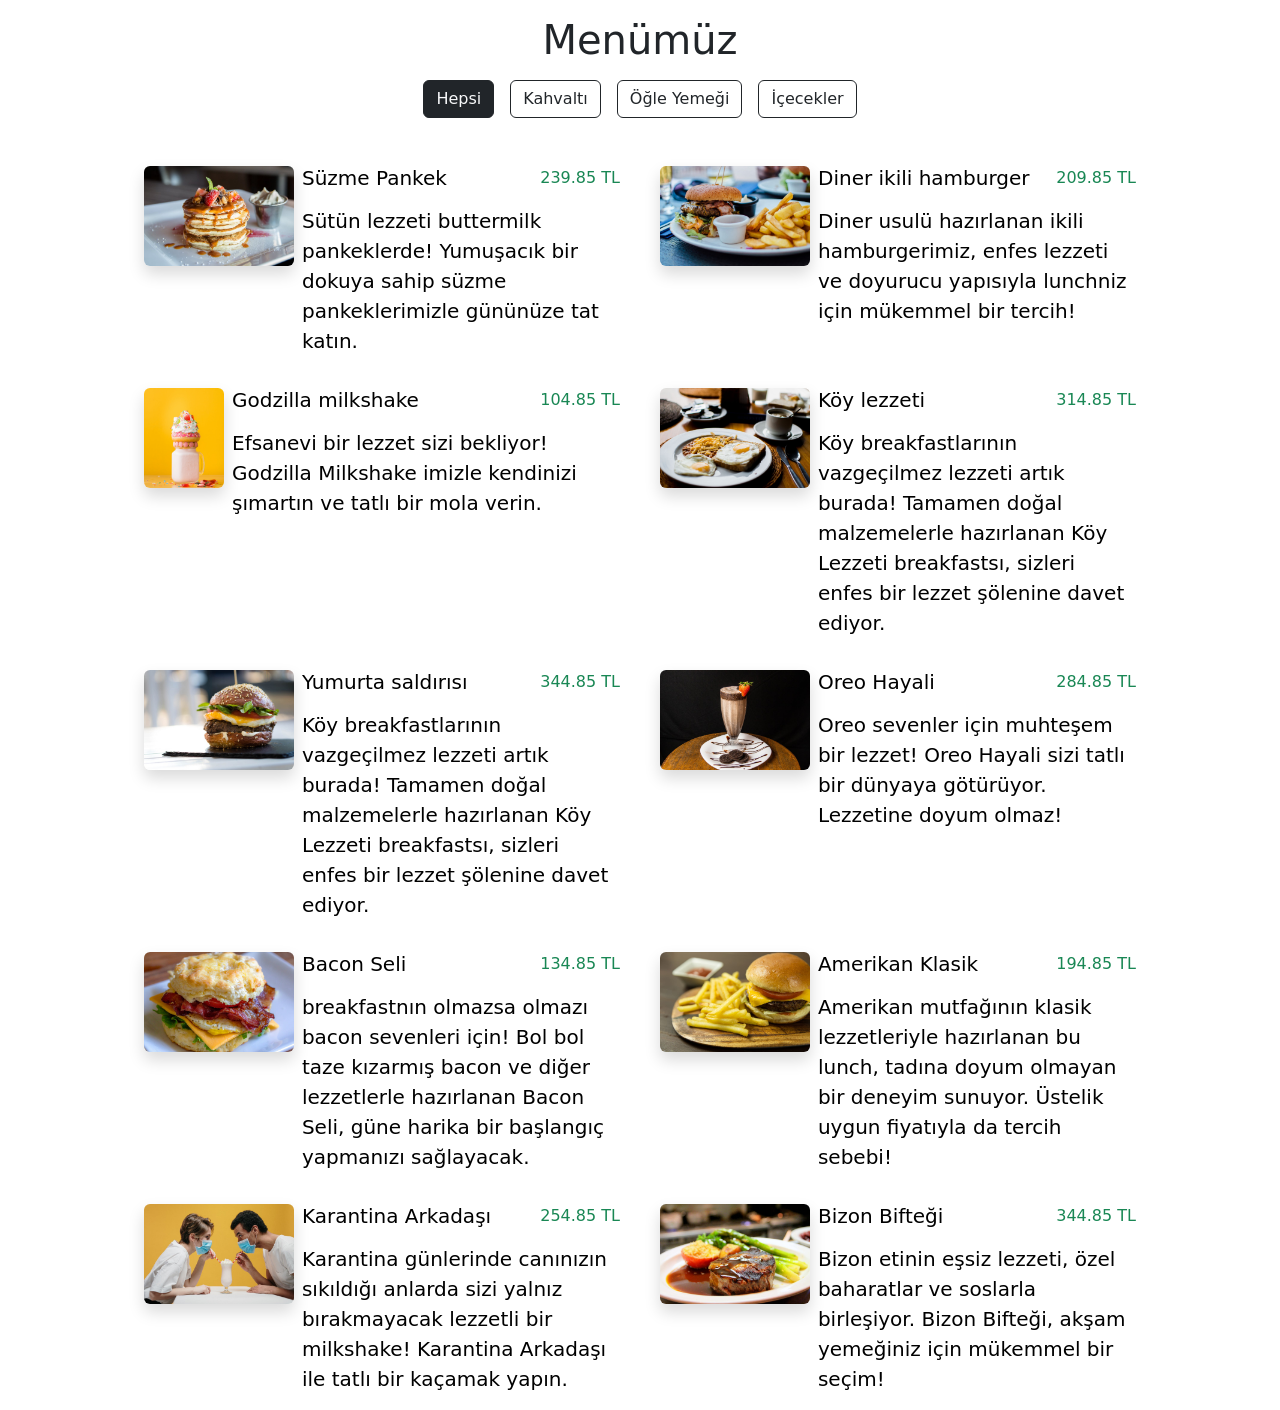
<file: index.html>
<!DOCTYPE html>
<html lang="en">
<head>
    <meta charset="UTF-8">
    <meta name="viewport" content="width=device-width, initial-scale=1.0">
    <title>Menu</title>
    <!--Css-->
    <link rel="stylesheet" href="style.css">
    <!--Bootstrap css-->
    <link href="https://cdn.jsdelivr.net/npm/bootstrap@5.3.3/dist/css/bootstrap.min.css" rel="stylesheet" integrity="sha384-QWTKZyjpPEjISv5WaRU9OFeRpok6YctnYmDr5pNlyT2bRjXh0JMhjY6hW+ALEwIH" crossorigin="anonymous">
   
</head>
<body>
    <!--Top Area-->
    <h1 class="text-center mt-3">Menümüz</h1>
    <!--buttons-->
    <div class="d-flex justify-content-center gap-3 mt-3 align-items-center" id="buttons-area">
        
    </div>

    <!--Menu area-->
    <div class="row gap-3 justify-content-center mt-5 " id="menu-area">
        <a href="productDetail.html?id=2" class="text-decoration-none text-black d-flex flex-column flex-md-row gap-2" id="card">
            <img src="./images/item-2.jpeg" class="rounded shadow" alt="">
            <div>
                <div class="d-flex justify-content-between">
                    <h5>Diner İkili Hamburger</h5>
                    <p class="text-success">239.85 TL</p>
                </div>
                <p class="lead">Diner usulü ile hazırlanan ikili hamburgerimiz, enfes lezzeti ve
                doyurucu yapısıyla lunchniz için mükemmel tercih
               </p>
            </div>
        </a>
        <a href="productDetail.html?id=2" class="text-decoration-none text-black d-flex flex-column flex-md-row gap-2" id="card">
            <img src="./images/item-2.jpeg" class="rounded shadow" alt="">
            <div>
                <div class="d-flex justify-content-between">
                    <h5>Diner İkili Hamburger</h5>
                    <p class="text-success">239.85 TL</p>
                </div>
                <p class="lead">Diner usulü ile hazırlanan ikili hamburgerimiz, enfes lezzeti ve
                doyurucu yapısıyla lunchniz için mükemmel tercih
               </p>
            </div>
        </a>
        <a href="productDetail.html?id=2" class="text-decoration-none text-black d-flex flex-column flex-md-row gap-2" id="card">
            <img src="./images/item-2.jpeg" class="rounded shadow" alt="">
            <div>
                <div class="d-flex justify-content-between">
                    <h5>Diner İkili Hamburger</h5>
                    <p class="text-success">239.85 TL</p>
                </div>
                <p class="lead">Diner usulü ile hazırlanan ikili hamburgerimiz, enfes lezzeti ve
                doyurucu yapısıyla lunchniz için mükemmel tercih
               </p>
            </div>
        </a>
        <a href="productDetail.html?id=2" class="text-decoration-none text-black d-flex flex-column flex-md-row gap-2" id="card">
            <img src="./images/item-2.jpeg" class="rounded shadow" alt="">
            <div>
                <div class="d-flex justify-content-between">
                    <h5>Diner İkili Hamburger</h5>
                    <p class="text-success">239.85 TL</p>
                </div>
                <p class="lead">Diner usulü ile hazırlanan ikili hamburgerimiz, enfes lezzeti ve
                doyurucu yapısıyla lunchniz için mükemmel tercih
               </p>
            </div>
        </a>
        <a href="productDetail.html?id=2" class="text-decoration-none text-black d-flex flex-column flex-md-row gap-2" id="card">
            <img src="./images/item-2.jpeg" class="rounded shadow" alt="">
            <div>
                <div class="d-flex justify-content-between">
                    <h5>Diner İkili Hamburger</h5>
                    <p class="text-success">239.85 TL</p>
                </div>
                <p class="lead">Diner usulü ile hazırlanan ikili hamburgerimiz, enfes lezzeti ve
                doyurucu yapısıyla lunchniz için mükemmel tercih
               </p>
            </div>
        </a>
        <a href="productDetail.html?id=2" class="text-decoration-none text-black d-flex flex-column flex-md-row gap-2" id="card">
            <img src="./images/item-2.jpeg" class="rounded shadow" alt="">
            <div>
                <div class="d-flex justify-content-between">
                    <h5>Diner İkili Hamburger</h5>
                    <p class="text-success">239.85 TL</p>
                </div>
                <p class="lead">Diner usulü ile hazırlanan ikili hamburgerimiz, enfes lezzeti ve
                doyurucu yapısıyla lunchniz için mükemmel tercih
               </p>
            </div>
        </a>
        
    </div>

    <!--JS-->
    <script src="main.js" type="module"></script>
    <!--Bs-js -->
    <script src="https://cdn.jsdelivr.net/npm/bootstrap@5.3.3/dist/js/bootstrap.bundle.min.js" integrity="sha384-YvpcrYf0tY3lHB60NNkmXc5s9fDVZLESaAA55NDzOxhy9GkcIdslK1eN7N6jIeHz" crossorigin="anonymous"></script>
</body>
</html>
</file>
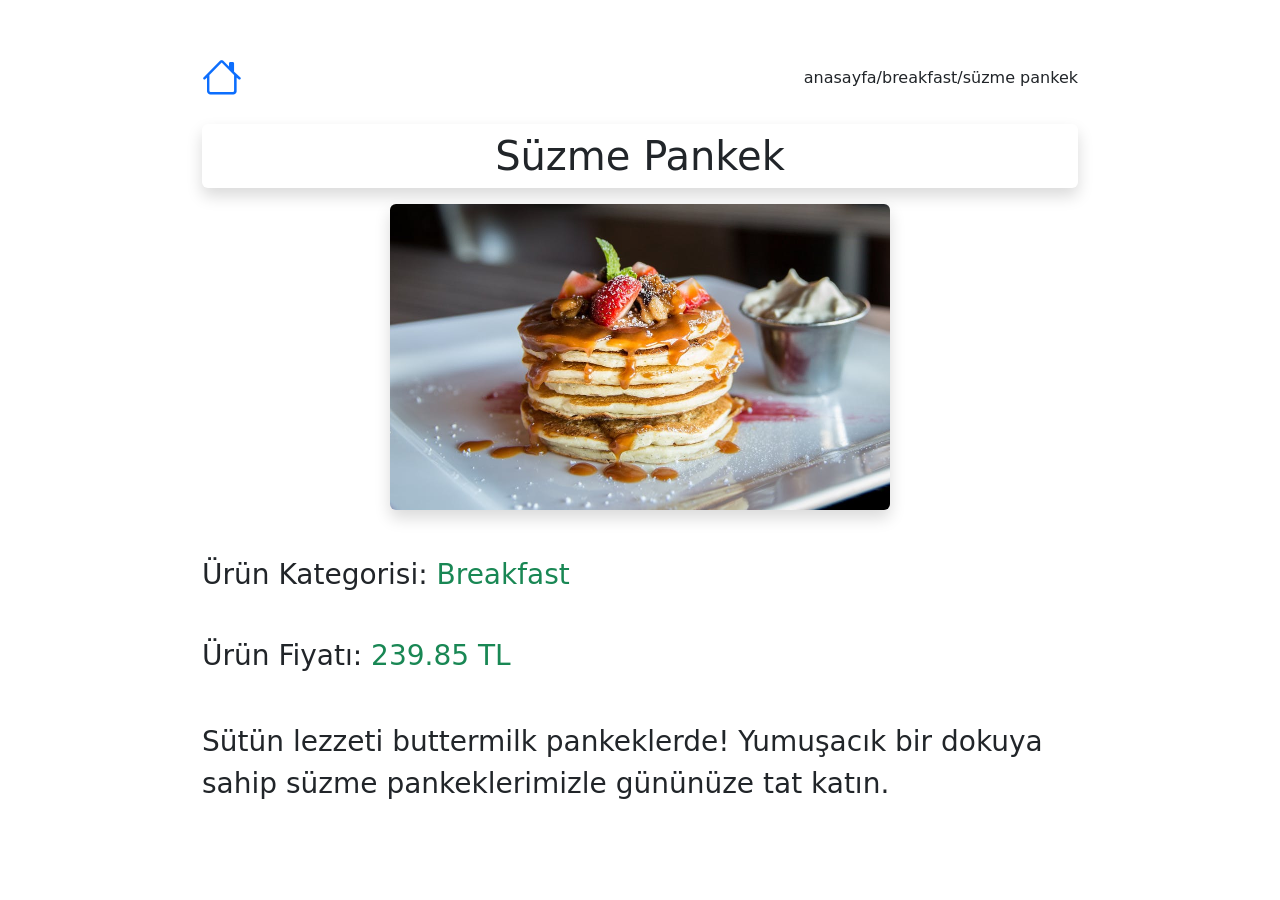
<file: productDetail.html>
<!DOCTYPE html>
<html lang="en">
<head>
    <meta charset="UTF-8">
    <meta name="viewport" content="width=device-width, initial-scale=1.0">
    <title>Document</title>
    <!--Css-->
    <link rel="stylesheet" href="style.css">
    <!--Bootstrap css-->
    <link href="https://cdn.jsdelivr.net/npm/bootstrap@5.3.3/dist/css/bootstrap.min.css" rel="stylesheet" integrity="sha384-QWTKZyjpPEjISv5WaRU9OFeRpok6YctnYmDr5pNlyT2bRjXh0JMhjY6hW+ALEwIH" crossorigin="anonymous">
     <!--Bs icon-->
     <link rel="stylesheet" href="https://cdn.jsdelivr.net/npm/bootstrap-icons@1.11.3/font/bootstrap-icons.min.css">


</head>
<body>
    <div style="max-width: 900px;" id="outlet" class="container my-5 d-flex flex-column">
        <div class="d-flex justify-content-between align-items-center">
            <a href="/"><i class="bi bi-house fs-1"></i></a>
            <div>anasayfa/breakfast/süzme pankek</div>
        </div>
        <h1 class="text-center my-3 shadow p-2 rounded">Süzme Pankek</h1>
        <div class="d-flex align-items-center justify-content-center">
            <img src="./images/item-1.jpeg" style="max-width: 500px;" class="img-fluid shadow rounded" alt="">
        </div>
        <div>
            <h3 class="my-5">Ürün Kategorisi: <span class="text-success">Breakfast</span></h3>
            <h3 class="my-5">Ürün Fiyatı: <span class="text-success">239.85 TL</span></h3>
        </div>
        <p class="lead fs-3">Sütün lezzeti buttermilk pankeklerde! Yumuşacık bir dokuya sahip süzme pankeklerimizle gününüze tat katın.</p>
    </div>

    <script src="/js/details.js" type="module"></script>
</body>
</html>
</file>
<file: style.css>
*{
    margin: 0;
    padding: 0;
    box-sizing: border-box;
}
#card{
    max-width: 500px;
}
#card img{
    width: 150px;
    height: 100px;
}
@media(max-width:760px){
    #card{
        max-width: 400px;
    }
    #card img{
        width: 100%;
        height: 240px;
    }
}
</file>
